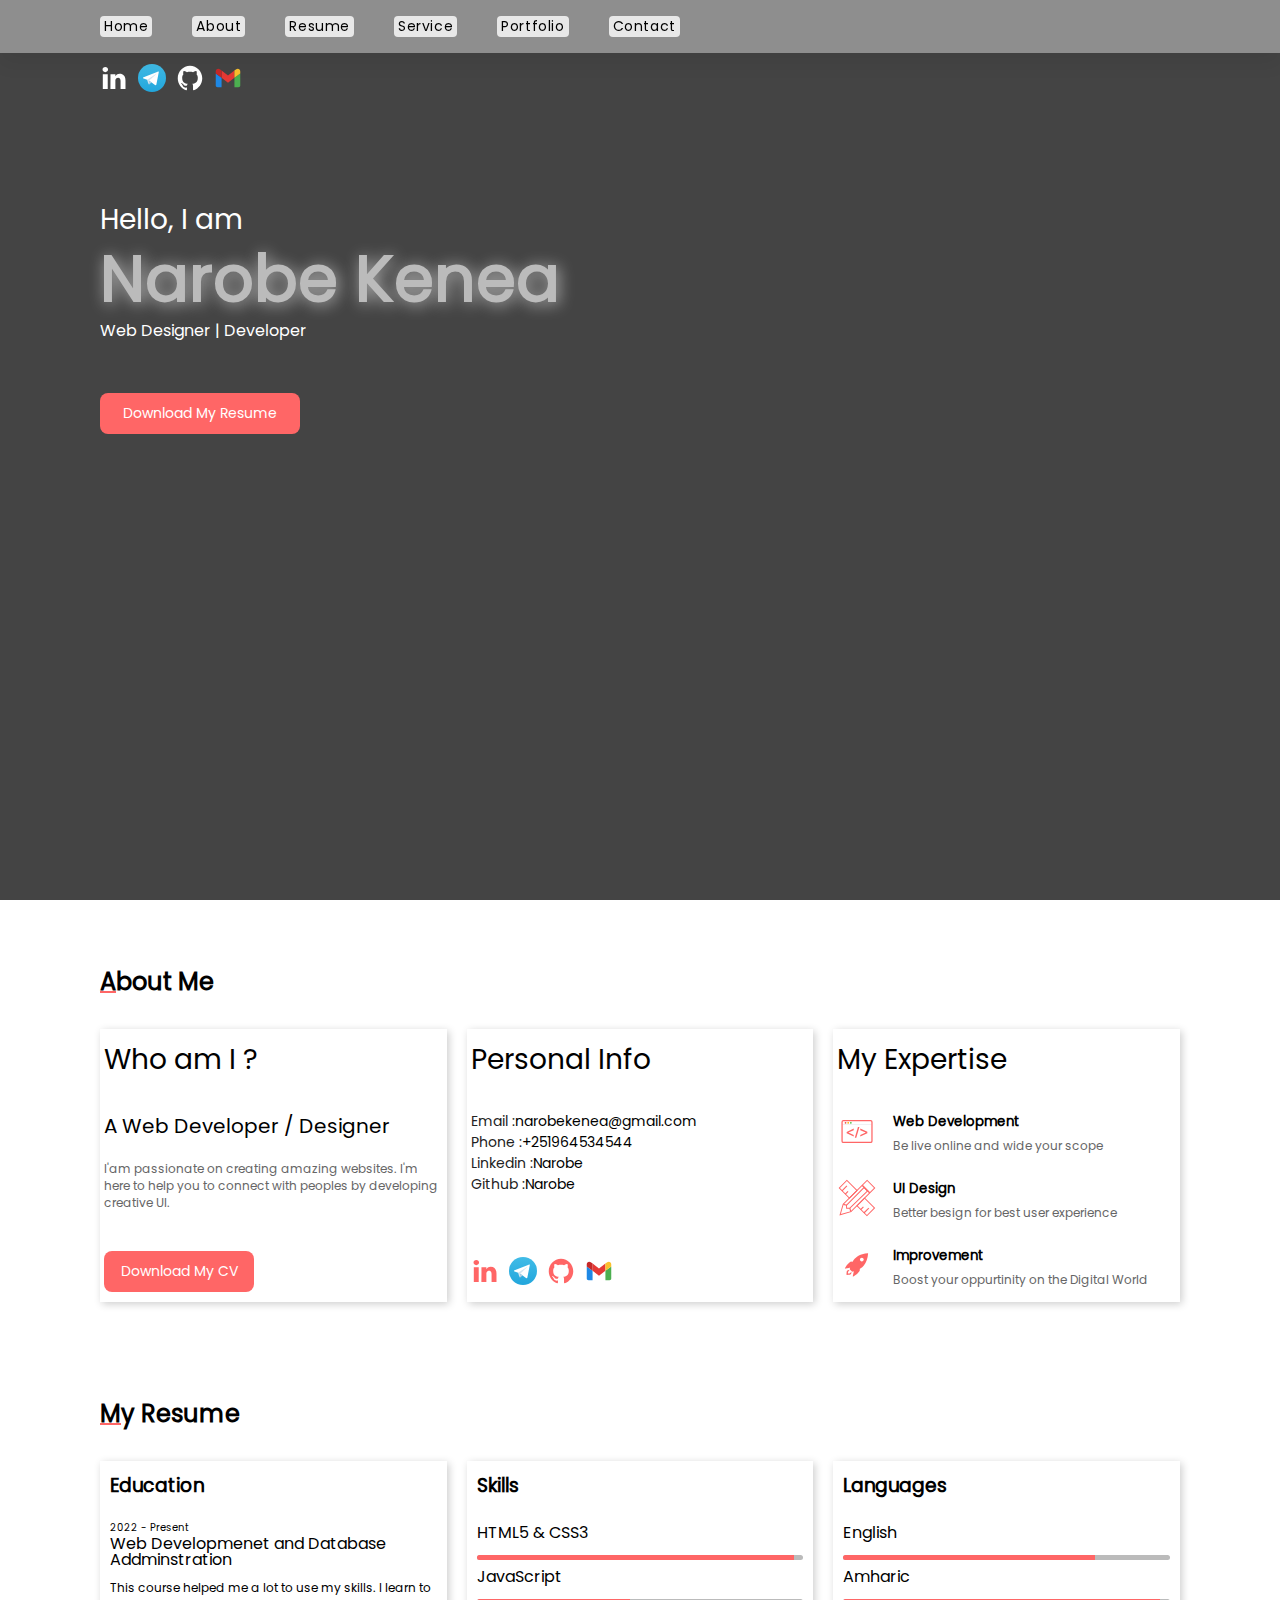
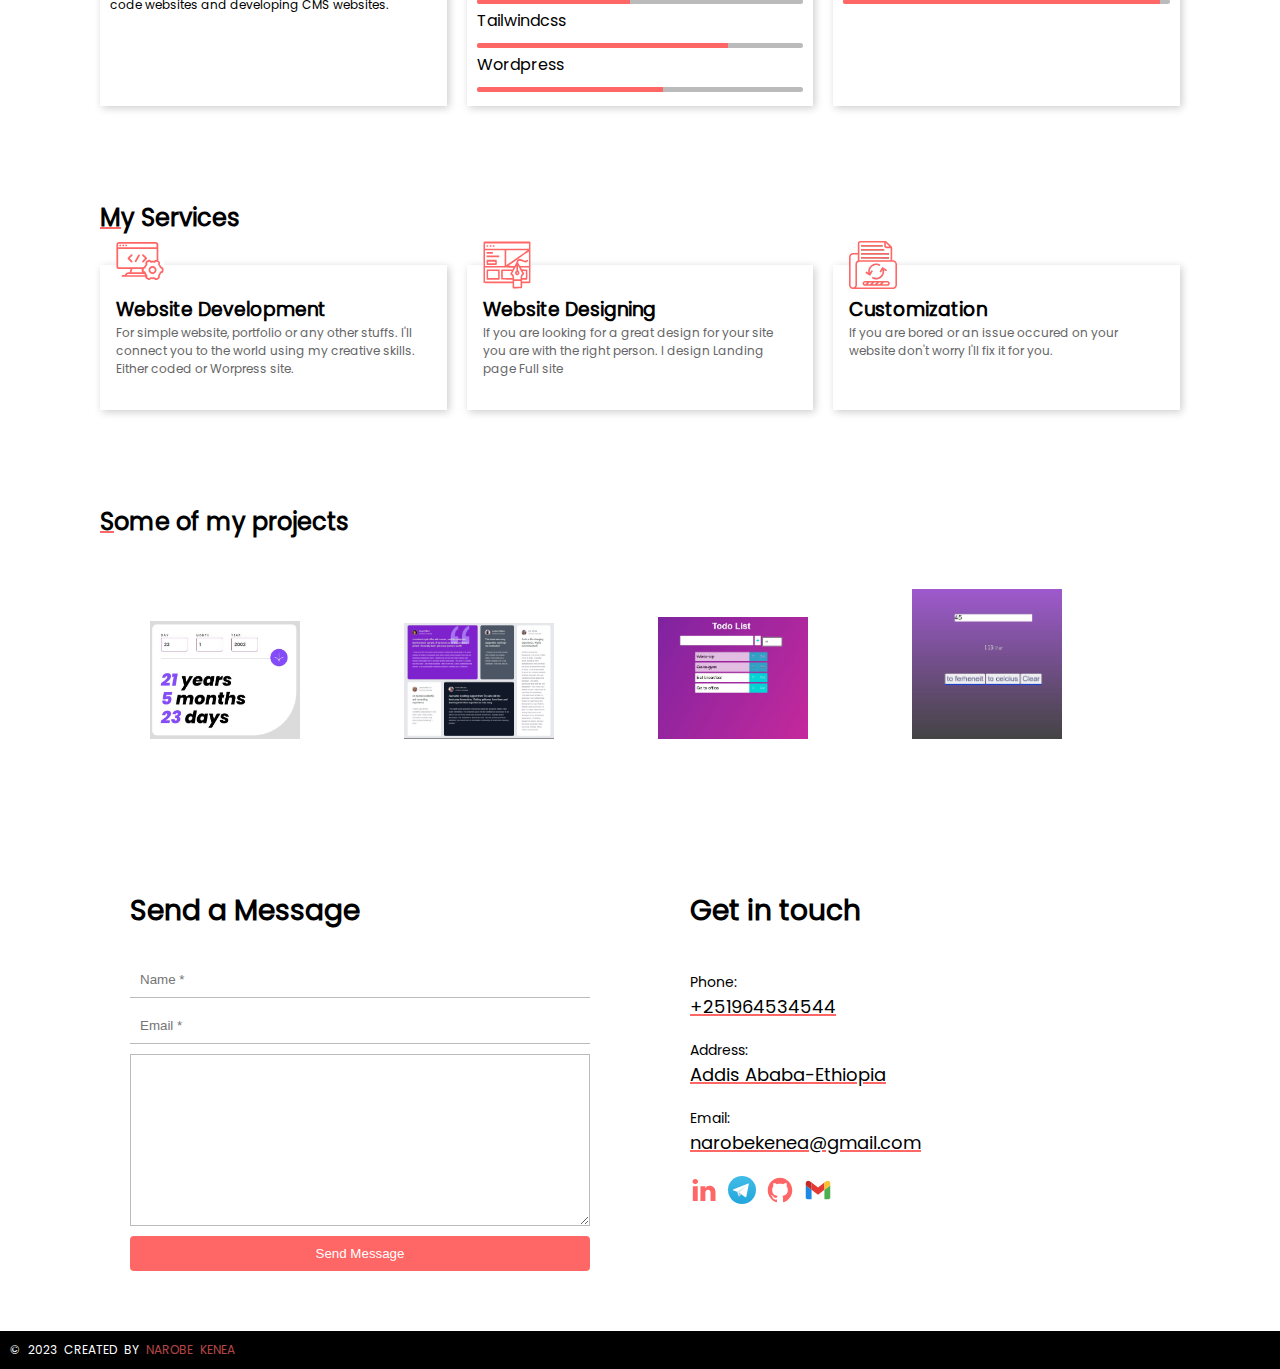
<file: index.html>
<!DOCTYPE html>
<html lang="en">

<head>
  <meta charset="UTF-8">
  <meta http-equiv="X-UA-Compatible" content="IE=edge">
  <meta name="viewport" content="width=device-width, initial-scale=1.0">
  <meta name="author" content="Narobe Kenea">
  <link rel="stylesheet" href="./css/style.css">
  <title>Narobe's Portfolio</title>
</head>

<body>
  <div class="burger">
    <svg class="menu-icon" xmlns="http://www.w3.org/2000/svg" viewBox="0 0 10 10" stroke="#000" stroke-width=".6"
      fill="rgba(0,0,0,0)" stroke-linecap="round">
      <path d="M2,3L5,3L8,3M2,5L8,5M2,7L5,7L8,7">
        <animate dur="0.2s" attributeName="d" values="M2,3L5,3L8,3M2,5L8,5M2,7L5,7L8,7;M3,3L5,5L7,3M5,5L5,5M3,7L5,5L7,7"
          fill="freeze" begin="start.begin" />
        <animate dur="0.2s" attributeName="d" values="M3,3L5,5L7,3M5,5L5,5M3,7L5,5L7,7;M2,3L5,3L8,3M2,5L8,5M2,7L5,7L8,7"
          fill="freeze" begin="reverse.begin" />
      </path>
      <rect width="10" height="10" stroke="none">
        <animate dur="2s" id="reverse" attributeName="width" begin="click" />
      </rect>
      <rect width="10" height="10" stroke="none">
        <animate dur="0.001s" id="start" attributeName="width" values="10;0" fill="freeze" begin="click" />
        <animate dur="0.001s" attributeName="width" values="0;10" fill="freeze" begin="reverse.begin" />
      </rect>
    </svg>
    </svg>
  </div>
  <nav>
    <ul>
      <li><a href="#home">Home</a></li>
      <li><a href="#about">About</a></li>
      <li><a href="#resume">Resume</a></li>
      <!-- <div class="logo">
      <p><span class="name">Narobe Kenea</span><br><span class="proffession">Web Designer | Developer</span></p>
    </div> -->
      <li><a href="#service">Service</a></li>
      <li><a href="#portfolio">Portfolio</a></li>
      <li><a href="#contact">Contact</a></li>
    </ul>
  </nav>
  <section class="home" id="home">
    <div class="socials">
      <div class="linkdein">
        <a href="https://www.linkedin.com/in/narobekenea">
          <img src="./icons/linkedin_icon_white.svg" alt="">
        </a>
      </div>
      <div class="telegram"><a href="https://t.me/Sylenthique">
          <img src="./icons/telegram_logo.svg" alt="">
        </a>
      </div>
      <div class="github">
        <a href="https://github.com/narobe">
          <img src="./icons/github_icon_white.svg" alt="">
        </a>
      </div>
      <div class="google">
        <a href="mailto:narobekenea@gmail.com">
          <img src="./icons/Gmail.svg" alt="">
        </a>
      </div>

    </div>
    <div class="description">
      <span class="hello">Hello, I am</span>
      <h1>Narobe Kenea</h1>
      <span class="proffession">Web Designer | Developer</span>
      <a href="Narobe's Resume.pdf" download>Download My Resume</a>
    </div>
  </section>
  <section class="about" id="about">
    <h2>About Me</h2>
    <div class="container col">
      <div class="box">
        <h3>Who am I ?</h3>
        <p class="title">A Web Developer / Designer</p>
        <span class="small--gray--text">I'am passionate on creating amazing websites.
          I'm here to help you to connect with peoples by developing creative UI.</span>
        <a class="download" href="Narobe's Resume.pdf" download>Download My CV</a>
      </div>
      <div class="box">
        <h3>Personal Info</h3>
        <ul>
          <li><span>Email : </span><a href="mailto:narobekenea@gmail.com">narobekenea@gmail.com</a></li>
          <li><span>Phone : </span><a href="tel:+251964534544">+251964534544</a></li>
          <li><span>Linkedin : </span><a class="gray" href="https://linkedin.com/narobekenea">Narobe</a></li>
          <li><span>Github : </span><a class="gray" href="https://github.com/narobe">Narobe</a></li>
        </ul>
        <div class="socials">
          <div class="linkdein">
            <a href="https://www.linkedin.com/in/narobekenea">
              <img src="./icons/linkedin_icon.svg" alt="">
            </a>
          </div>
          <div class="telegram"><a href="https://t.me/Sylenthique">
              <img src="./icons/telegram_logo.svg" alt="">
            </a>
          </div>
          <div class="github">
            <a href="https://github.com/narobe">
              <img src="./icons/github_icon.svg" alt="">
            </a>
          </div>
          <div class="google">
            <a href="mailto:narobekenea@gmail.com">
              <img src="./icons/Gmail.svg" alt="">
            </a>
          </div>

        </div>
      </div>
      <div class="box">
        <h3>My Expertise</h3>
        <div class="sub-container">
          <div class="icon"><img src="./icons/html tag.svg" alt=""></div>
          <div>
            <h5>Web Development</h5>
            <span class="small--gray--text">Be live online and wide your scope</span>
          </div>
        </div>
        <div class="sub-container">
          <div class="icon"><img src="./icons/ui design.svg" alt=""></div>
          <div>
            <h5>
              UI Design</h5>
            <span class="small--gray--text">Better besign for best user experience</span>
          </div>
        </div>
        <div class="sub-container">
          <div class="icon"><img src="./icons/boost.svg" alt=""></div>
          <div>
            <h5>Improvement </h5>
            <span class="small--gray--text"> Boost your oppurtinity on the Digital World</span>
          </div>
        </div>
      </div>
    </div>
  </section>
  <section class="resume" id="resume">
    <h2>My Resume</h2>
    <div class="box col">
      <div class="box-child">
        <h3>Education</h3>
        <h4>2022 - Present </h4>
        <p>Web Developmenet and Database Addminstration </p>
        <span class="small--gray--text">This course helped me a lot to use my skills.
          I learn to code websites and developing CMS websites.</span>
      </div>
      <div class="box-child">
        <h3>Skills</h3>
        <div class="body">
          <div class="name">HTML5 & CSS3</div>
          <div class="progress">
            <div class="progress-bar" style="width: 97%;">
            </div>
          </div>
        </div>
        <div class="body">
          <div class="name">JavaScript</div>
          <div class="progress">
            <div class="progress-bar" style="width: 47%;">
            </div>
          </div>
        </div>
        <div class="body">
          <div class="name">Tailwindcss</div>
          <div class="progress">
            <div class="progress-bar" style="width: 77%;">
            </div>
          </div>
        </div>
        <div class="body">
          <div class="name">Wordpress</div>
          <div class="progress">
            <div class="progress-bar" style="width: 57%;">
            </div>
          </div>
        </div>
      </div>
      <div class="box-child">
        <h3>Languages</h3>
        <div class="body">
          <div class="name">English</div>
          <div class="progress">
            <div class="progress-bar" style="width: 77%;">
            </div>
          </div>
        </div>
        <div class="body">
          <div class="name">Amharic</div>
          <div class="progress">
            <div class="progress-bar" style="width: 97%;">
            </div>
          </div>
        </div>
      </div>
    </div>
  </section>
  <section class="service" id="service">
    <h2>My Services</h2>
    <div class="services col">
      <div class="box">
        <div class="icon"><img src="./icons/development_programming_web_icon.svg" alt=""></div>
        <h3>Website Development</h3>
        <span class="small--gray--text">For simple website, portfolio or any other stuffs. I'll connect you to the world
          using my creative skills.
          Either coded or Worpress site.</span>
      </div>
      <div class="box">
        <div class="icon"><img src="./icons/ui-ux-design.svg" alt=""></div>
        <h3>Website Designing</h3>
        <span class="small--gray--text">If you are looking for a great design for your site you are with the right
          person. I design Landing page
          Full site</span>
      </div>
      <div class="box">
        <div class="icon"><img src="./icons/progress_icon.svg" alt=""></div>
        <h3>Customization</h3>
        <span class="small--gray--text">If you are bored or an issue occured on your website don't worry I'll fix it for
          you. </span>
      </div>
    </div>
  </section>
  <section class="portfolio" id="portfolio">
    <h2>Some of my projects</h2>
    <div class="gallery">
      <a class="gallery--child gallery--child--1" href="./pages/age-calculator-app-main/age-caalc.html"><img
          src="./img/agecalculator.JPG" alt="">
      </a>
      <a class="gallery--child gallery--child--2" href="./pages/testimonial grid/index.html"><img
          src="./img/testimonialgrid.JPG" alt=""></a>
      <a class="gallery--child gallery--child--3" href="./pages/to-do list/todo.html"><img src="./img/todolist.JPG"
          alt=""></a>
      <a class="gallery--child gallery--child--4" href="./pages/celcius-converter/"><img
          src="./img/temptature converter.jpg" alt=""></a>
    </div>
  </section>
  <section class="contact col" id="contact">
    <form action="POST" netlify>
      <h3>Send a Message</h3>
      <input type="text" placeholder="Name *">
      <input type="email" placeholder="Email *">
      <textarea name="" id="" cols="30" rows="10"></textarea>
      <input type="submit" value="Send Message">
    </form>
    <div class="address">
      <h3>Get in touch</h3>
      <div class="phone">
        <div class="icon"></div>
        <div>Phone: <br> <span><a href="tel:+251964534544">+251964534544</a></span></div>
      </div>
      <div class="phone">
        <div class="icon"></div>
        <div>Address: <br><span>Addis Ababa-Ethiopia</span></div>
      </div>
      <div class="phone">
        <div class="icon"></div>
        <div>Email: <br> <span><a href="mailto:narobekenea@gmail.com">narobekenea@gmail.com</a></span></div>
      </div>
      <div class="socials">
        <div class="linkdein">
          <a href="https://www.linkedin.com/in/narobekenea">
            <img src="./icons/linkedin_icon.svg" alt="">
          </a>
        </div>
        <div class="telegram"><a href="https://t.me/Sylenthique">
            <img src="./icons/telegram_logo.svg" alt="">
          </a>
        </div>
        <div class="github">
          <a href="https://github.com/narobe">
            <img src="./icons/github_icon.svg" alt="">
          </a>
        </div>
        <div class="google">
          <a href="mailto:narobekenea@gmail.com">
            <img src="./icons/Gmail.svg" alt="">
          </a>
        </div>

      </div>
    </div>
  </section>
  <footer>
    &copy; 2023 CREATED BY <a href="mailto:narobekenea@gmail.com">NAROBE KENEA</a>
  </footer>

  <script src="./script/script.js"></script>
</body>

</html>
</file>
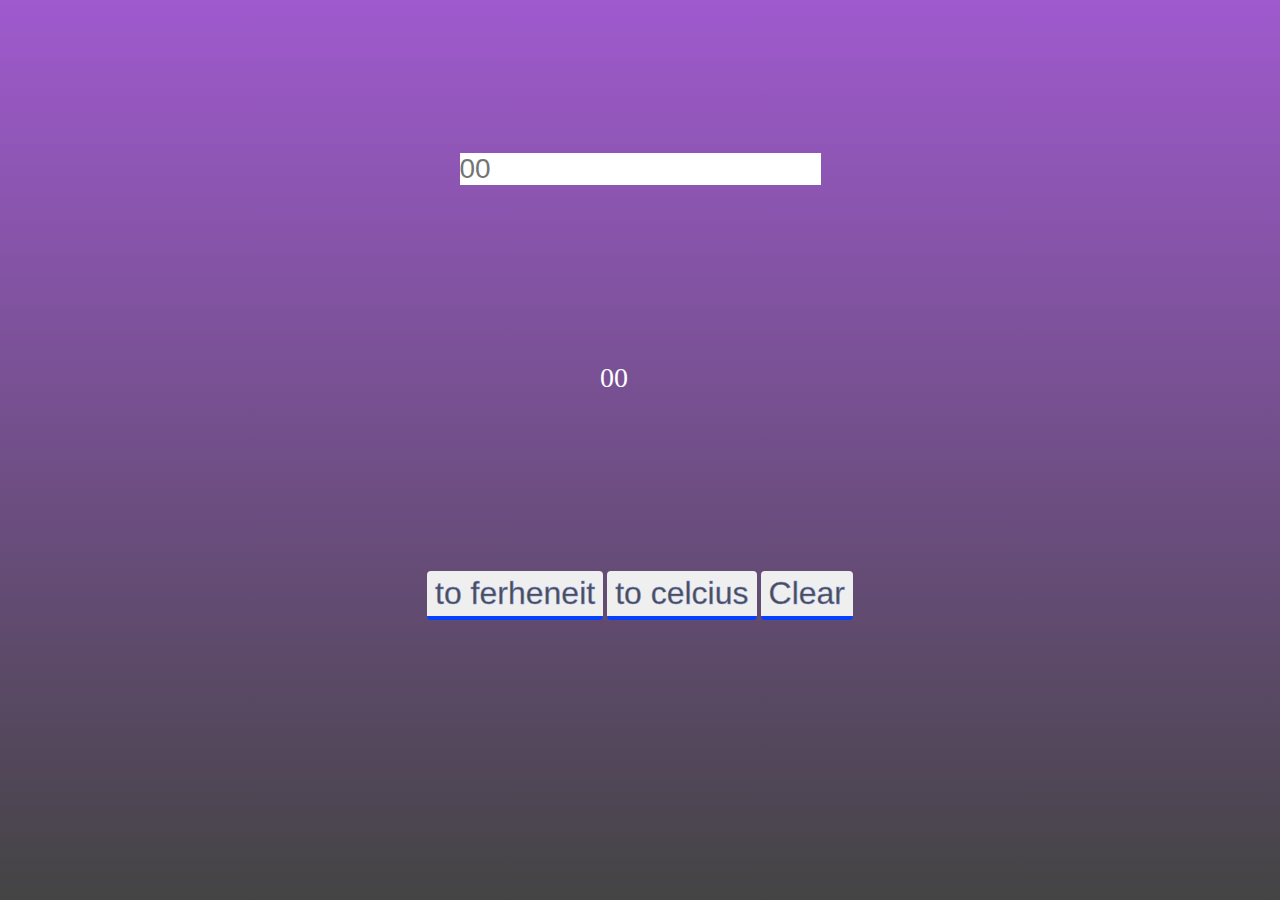
<file: pages/celcius-converter/index.html>
<!DOCTYPE html>
<html lang="en">

<head>
    <meta charset="UTF-8">
    <meta http-equiv="X-UA-Compatible" content="IE=edge">
    <meta name="viewport" content="width=device-width, initial-scale=1.0">
    <link rel="stylesheet" href="style.css">
    <script src="script.js" defer></script>
    <title>Document</title>
</head>

<body>

    <main>
        <div class="input-container">
            <input class="input" value="" placeholder="00" type="number">
            <button class="input-clear">clear</button>
        </div>
        <p class="prev-input"></p>
        <p class="output">00</p>

        <div class="calc-buttons">
            <button class="farheneit">to ferheneit</button>
            <button class="celcius">to celcius</button>
            <button class="clear">Clear</button>
        </div>
    </main>

</body>

</html>
</file>
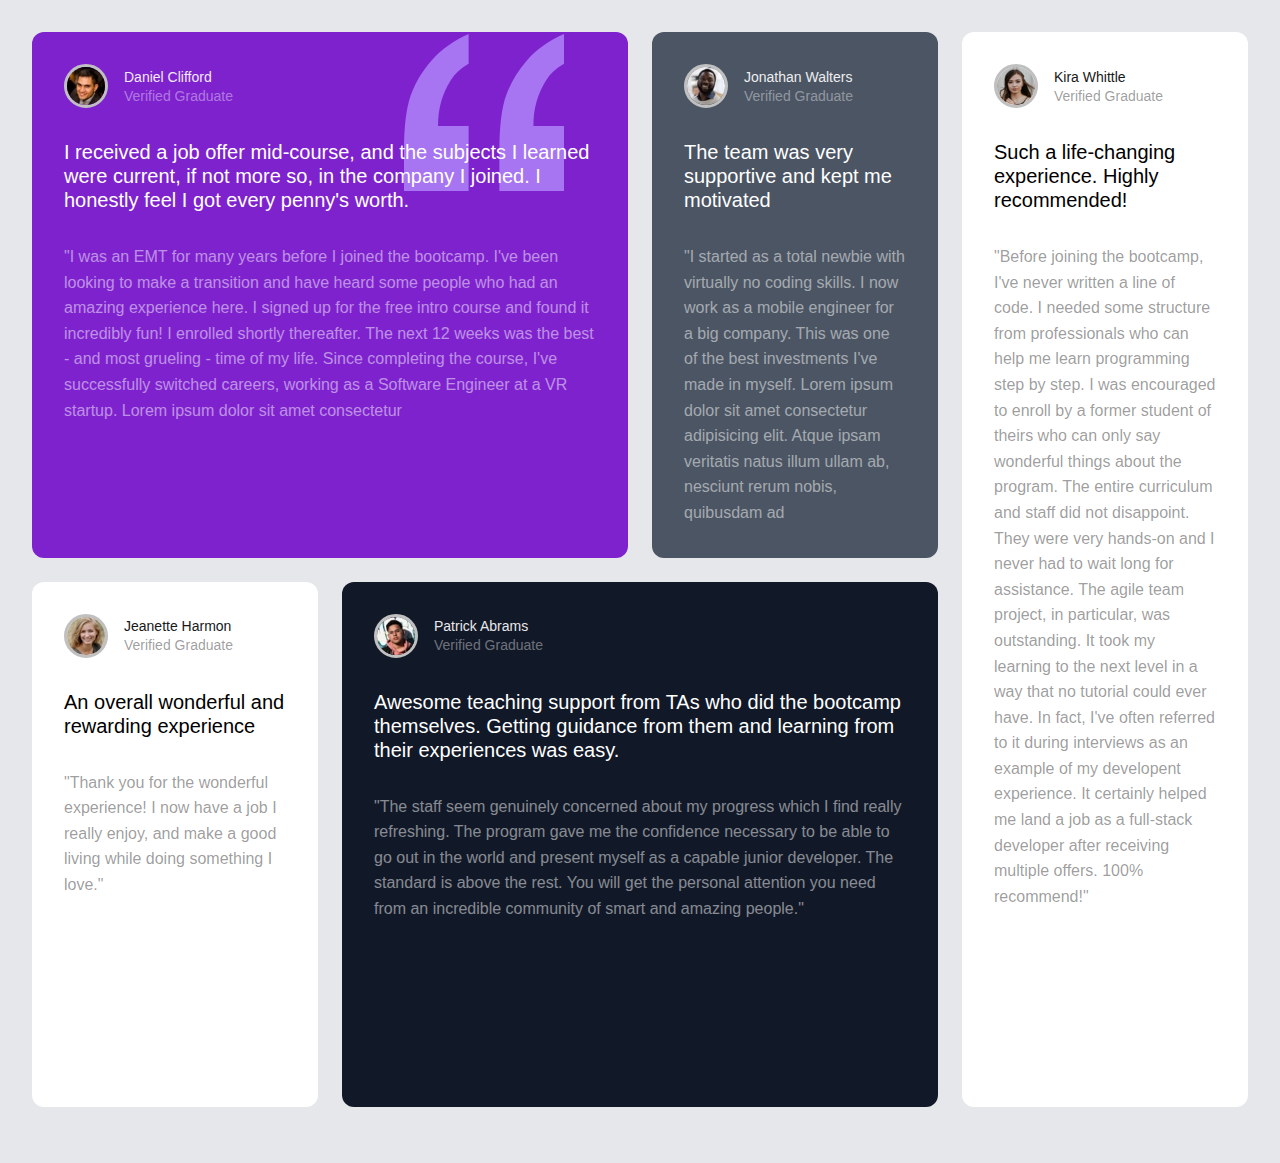
<file: pages/testimonial grid/index.html>
<!DOCTYPE html>
<html lang="en">

<head>
  <meta charset="UTF-8">
  <meta http-equiv="X-UA-Compatible" content="IE=edge">
  <meta name="viewport" content="width=device-width, ini<br>tial-scale=1.0"><br>
  <title>Document</title>
  <link rel="stylesheet" href="style.css">
</head>

<body>

</body>
<div class="container">
  <div class="grid--item purple--grid">
    <img class="bg--pattern" src="./images/bg-pattern-quotation.svg" alt="">
    <div class="profile">
      <img src="./images/image-daniel.jpg" alt="">
      <div class="profile--name">
        <span class="name">Daniel Clifford</span><br>
        <span class="title">Verified Graduate</span>
      </div>
    </div>
    <div class="highlight">
      <p>
        I received a job offer mid-course, and the subjects I learned were current, if not more so,
        in the company I joined. I honestly feel I got every penny's worth.
      </p>
    </div>
    <div class="detail">
      <p>"I was an EMT for many years before I joined the bootcamp. I've been looking to make a transition and have
        heard some people who had an amazing experience here. I signed up for the free intro course and found it
        incredibly fun! I enrolled shortly thereafter. The next 12 weeks was the best - and most grueling - time of my
        life. Since completing the course, I've successfully switched careers, working as a Software Engineer at a VR
        startup. Lorem ipsum dolor sit amet consectetur</p>
    </div>
  </div>
  <div class="grid--item gray--grid">
    <div class="profile">
      <img src="./images/image-jonathan.jpg" alt="">
      <div class="profile--name">
        <span class="name">Jonathan Walters</span>
        <br> <span class="title">Verified Graduate</span>
      </div>
    </div>
    <div class="highlight">
      <p>
        The team was very supportive and kept me motivated
      </p>
    </div>
    <div class="detail">
      <p>
        "I started as a total newbie with virtually no coding skills. I now work as a mobile engineer for a big company.
        This was one of the best investments I've made in myself. Lorem ipsum dolor sit amet consectetur adipisicing
        elit. Atque ipsam veritatis natus illum ullam ab, nesciunt rerum nobis, quibusdam ad
      </p>
    </div>
  </div>
  <div class="grid--item white--grid third--grid">
    <div class="profile">
      <img src="./images/image-jeanette.jpg" alt="">
      <div class="profile--name">
        <span class="name">Jeanette Harmon</span>
        <br> <span class="title">Verified Graduate</span>
      </div>
    </div>
    <div class="highlight">
      <p>
        An overall wonderful and rewarding experience
      </p>
    </div>
    <div class="detail">
      <p>
        "Thank you for the wonderful experience! I now have a job I really enjoy, and make a good living while doing
        something I love."
      </p>
    </div>
  </div>
  <div class="grid--item black--grid">
    <div class="profile">
      <img src="./images/image-patrick.jpg" alt="">
      <div class="profile--name">
        <span class="name">Patrick Abrams</span>
        <br> <span class="title">Verified Graduate</span>
      </div>
    </div>
    <div class="highlight">
      <p>
        Awesome teaching support from TAs who did the bootcamp themselves. Getting guidance from them and learning
        from their experiences was easy.
      </p>
    </div>
    <div class="detail">
      <p>
        "The staff seem genuinely concerned about my progress which I find really refreshing. The program gave me
        the confidence necessary to be able to go out in the world and present myself as a capable junior developer.
        The standard is above the rest. You will get the personal attention you need from an incredible community of
        smart and amazing people."
      </p>
    </div>
  </div>
  <div class="grid--item white--grid last--grid">
    <div class="profile">
      <img src="./images/image-kira.jpg" alt="">
      <div class="profile--name">
        <span class="name">Kira Whittle</span>
        <br> <span class="title">Verified Graduate</span>
      </div>
    </div>
    <div class="highlight">
      <p>
        Such a life-changing experience. Highly recommended!
      </p>
    </div>
    <div class="detail">
      <p>
        "Before joining the bootcamp, I've never written a line of code. I needed some structure from professionals who
        can help me learn programming step by step. I was encouraged to enroll by a former student of theirs who can
        only say wonderful things about the program. The entire curriculum and staff did not disappoint. They were very
        hands-on and I never had to wait long for assistance. The agile team project, in particular, was outstanding. It
        took my learning to the next level in a way that no tutorial could ever have. In fact, I've often referred to it
        during interviews as an example of my developent experience. It certainly helped me land a job as a full-stack
        developer after receiving multiple offers. 100% recommend!"
      </p>
    </div>
  </div>

  </p>
</div>
</div>
</div>

</html>
</file>
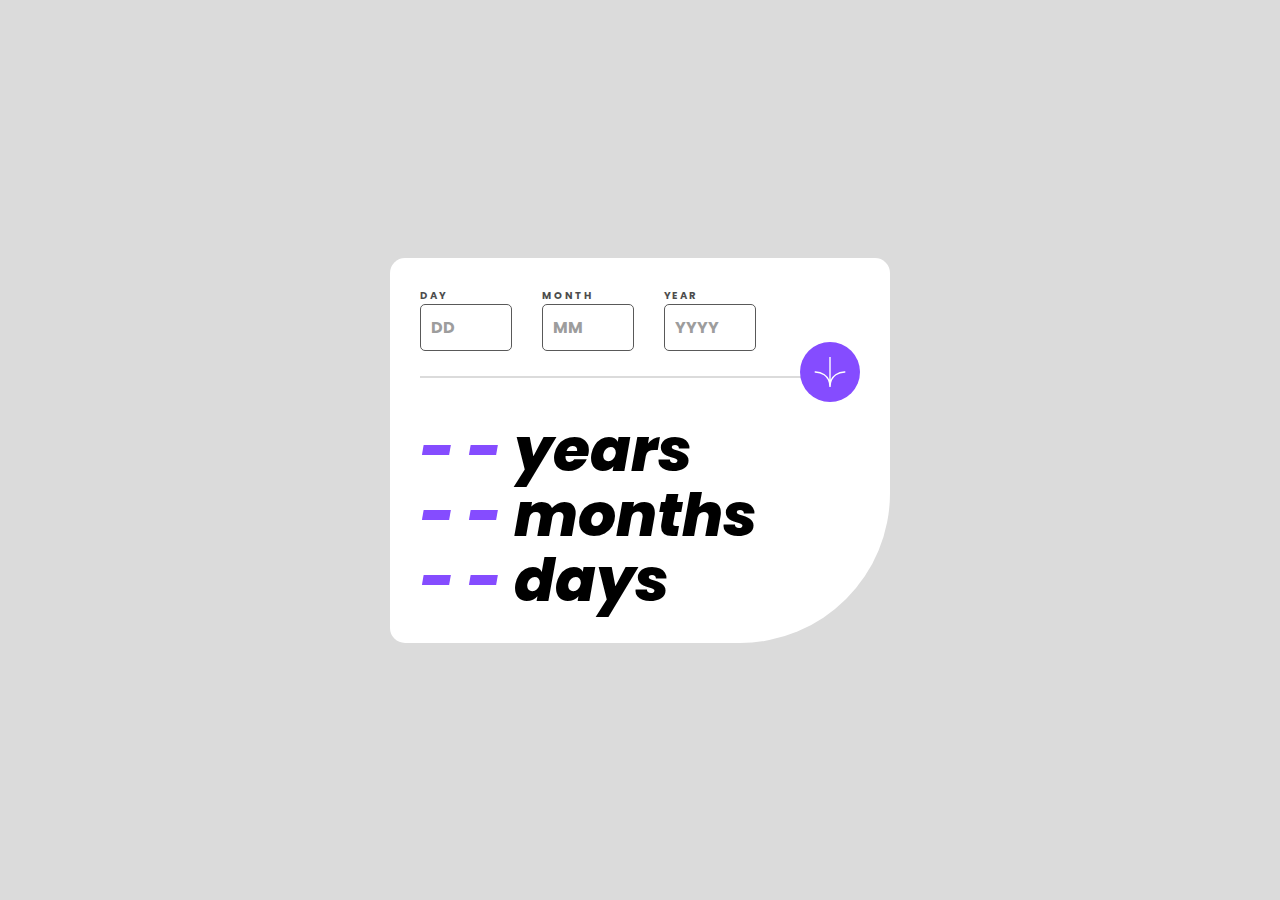
<file: pages/age-calculator-app-main/age-caalc.html>
<!DOCTYPE html>
<html lang="en">

<head>
  <meta charset="UTF-8">
  <meta name="viewport" content="width=device-width, initial-scale=1.0">
  <!-- displays site properly based on user's device -->

  <link rel="icon" type="image/png" sizes="32x32" href="./assets/images/favicon-32x32.png">
  <link rel="stylesheet" href="style.css">
  <script src="script.js" defer></script>
  <title>Frontend Mentor | Age calculator app</title>

  <!-- Feel free to remove these styles or customise in your own stylesheet 👍 -->
  <!-- <style>
    .attribution { font-size: 11px; text-align: center; }
    .attribution a { color: hsl(228, 45%, 44%); }
  </style> -->
</head>

<body>
  <main>
    <div class="data-input">
      <div class="each">
        <label id="day-label" for="day">DAY</label>
        <input class="day-input" placeholder="DD" name="day" type="number" required>
        <span class="required day-error"></span>
      </div>
      <div class="each">
        <label id="month-label" for="month">MONTH</label>
        <input class="month-input" placeholder="MM" name="month" type="number" required>
        <span class="required month-error"></span>
      </div>
      <div class="each">
        <label id="year-label" for="year">YEAR</label>
        <input class="year-input" placeholder="YYYY" name="year" type="number" required>
        <span class="required year-error"></span>
      </div>
    </div>
    <button class="btn" id="btn" type="submit">
      <img src="./assets/images/icon-arrow.svg">
    </button>
    <div class="data-output">
      <div class="year each"><span class="value">- - </span>years</div>
      <div class="month each"><span class="value">- - </span>months</div>
      <div class="day each"><span class="value">- - </span>days</div>
    </div>
  </main>

  <!-- <div class="attribution">
    Challenge by <a href="https://www.frontendmentor.io?ref=challenge" target="_blank">Frontend Mentor</a>. 
    Coded by <a href="#">Your Name Here</a>.
  </div> -->
</body>

</html>
</file>
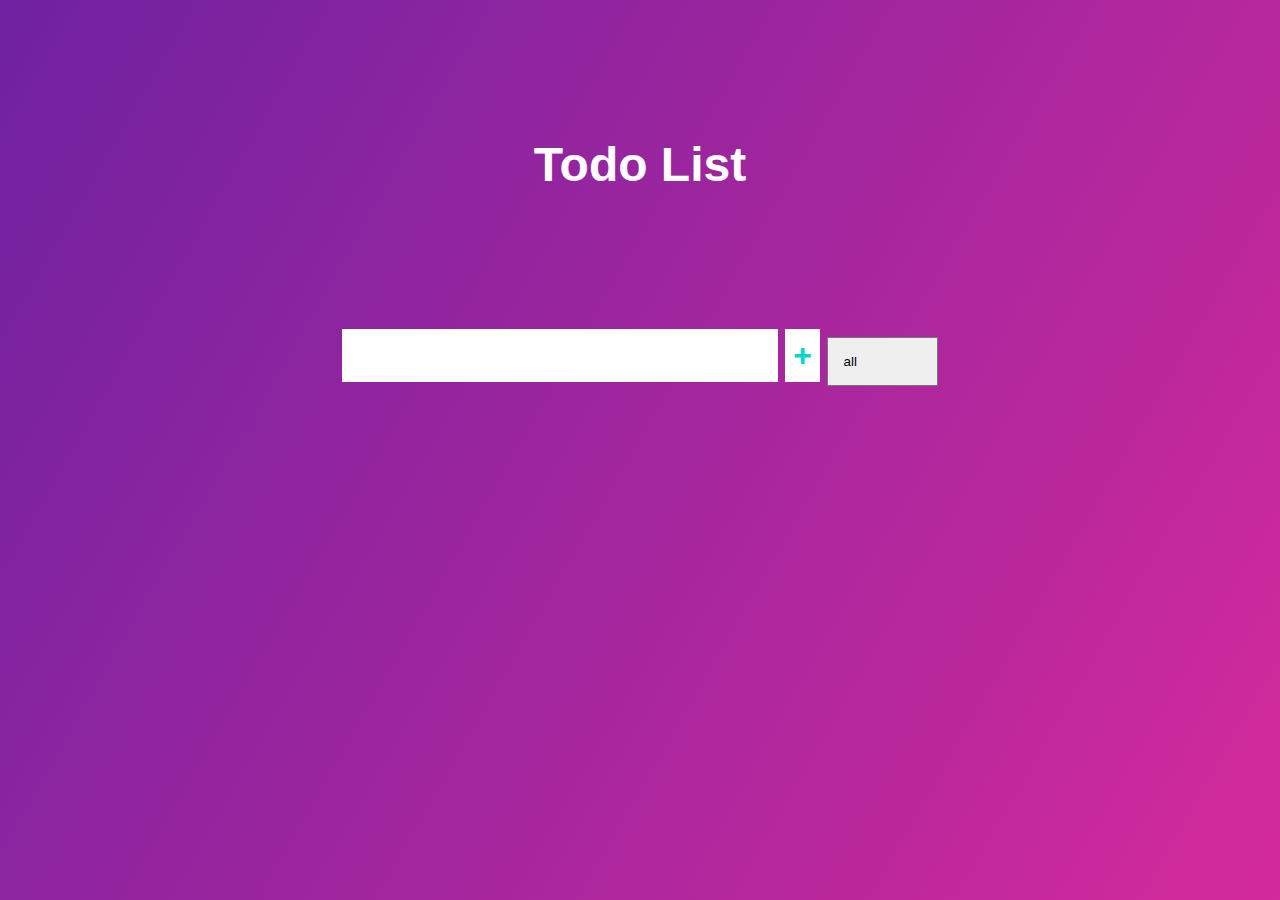
<file: pages/to-do list/todo.html>
<!DOCTYPE html>
<html lang="en">
<head>
    <link rel="stylesheet" href="style.css">
    <meta charset="UTF-8">
    <meta http-equiv="X-UA-Compatible" content="IE=edge">
    <meta name="viewport" content="width=device-width, initial-scale=1.0">
    <title>Document</title>
</head>
<body>

    <header>
        <h1>Todo List</h1>
    </header>

    <form>
        <input type="text" class="todo-input">

        <button class="todo-button" type="submit">+</button>
        <div class="select">
            <select name="todos" class="filter-todo">
                <option value="all">all</option>
                <option value="completed">completed</option>
                <option value="uncompleted">uncompleted</option>
            </select>
        </div>

    </form>
    
    <div class="todo-container">
        <ul class="todo-list"></ul>
    </div>
    
    <script src="app.js"></script>
</body>
</html>
</file>
<file: css/style.css>
/* GENERAL */

* {
  margin: 0;
  padding: 0;
  box-sizing: border-box;
}

html {
  scroll-behavior: smooth;
}



@font-face {
  font-family: poppins;     
  src: url(../fonts/Poppins/Poppins-Regular.ttf);
}

.gray {
  color: #666666;
}

.lightgray {
  color: #bbbbbb;
}

body {
  font-family: 'poppins', sans-serif;
}

section {
  padding: 64px 100px 30px;
  height: auto;
}

h2 {
  margin-bottom: 30px;
}

h2::first-letter {
  text-decoration: underline 2px #ff6666;
}

span {
  display: inline-block;
}

.socials {
  display: flex;
  gap: 10px;
}

.socials img {
  width: 28px;
}

a:link,
a:visited {
  font-style: none;
  text-decoration: none;
  color: #000;
}

a:active,
a:hover {
  font-style: none;
  text-decoration: none;
  color: #ff6666;
}

/* NAVBAR */
nav {
  position: fixed;
  top: 0;
  box-shadow: 0 10px 20px #00000011;
  width: 100vw;
  background-color: rgba(255, 255, 255, 0.4);
  backdrop-filter: blur(24px);
  padding: 16px 100px;
  z-index: 5;
  display: flex;
  align-items: center;
  justify-content: space-between;
}

.burger {
  display: none;
  width: 40px;
  background-color: transparent;
}

nav ul {
  display: flex;
  gap: 40px;
  font-size: 14px;
  list-style: none;
}

nav ul li {
  background-color: rgba(255, 255, 255, 0.8);
  border-radius: 4px;
  letter-spacing: 0.6px;
  padding: 0 4px;
}

nav ul a:link,
nav ul a:visited {
  font-style: none;
  text-decoration: none;
  color: #000;
}

nav ul a:active,
nav ul a:hover {
  font-style: none;
  text-decoration: none;
  color: #ff6666;
}

nav .logo {
  text-align: center;
}

nav .logo .proffession {
  font-size: 12px;
}

/* HOME */

.home {
  background-color: #444444;
  color: #ffffff;
  height: 100vh;
  display: flex;
  flex-direction: column;
  gap: 100px;
}

.description {
  display: flex;
  flex-direction: column;
  gap: 10px;
}

.description .hello {
  font-size: 28px;
}

.description h1 {
  font-size: 64px;
  color: #bbbbbb;
  text-shadow: 2px 2px 16px #ffffff99;
  margin: -20px 0 -18px;
}

.description a {
  color: #ffffff;
  padding: 10px;
  font-size: 14px;
  text-align: center;
  border-radius: 8px;
  margin-top: 40px;
  background-color: #ff6666;
  width: 200px;
}

/* ABOUT */

.about .container {
  display: flex;
  gap: 20px;
}

.about .box {
  padding: 10px 4px;
  box-shadow: 2px 2px 8px rgba(0, 0, 0, 0.2);
  flex: 1 1 0;
  font-size: 16px;
  display: flex;
  gap: 20px;
  flex-direction: column;
}

.about .box .sub-container {
  display: flex;
  align-items: center;
}

.about .box .icon img {
  width: 40px;
  margin-right: 16px;
}

.about .download {
  color: #ffffff;
  font-size: 14px;
  text-align: center;
  padding: 10px;
  margin-top: auto;
  border-radius: 8px;
  background-color: #ff6666;
  width: 150px;
}

.about ul {
  list-style: none;
}

.about h3 {
  font-size: 28px;
  font-weight: 500;
  margin-bottom: 10px;
}

.about .box:nth-child(1) span {
  font-size: 12px;
  line-height: 1.4;
  color: #666666;
}

.about .box:nth-child(2) ul li {
  font-size: 14px;
  color: #666666;
}

.about .box:nth-child(2) ul li span {
  font-size: 14px;
  color: #222222;
}

.about .box:nth-child(3) div div span {
  font-size: 12px;
  line-height: 1.4;
  color: #666666;
}

.about .socials {
  margin-top: auto;
}



.about .title {
  font-size: 20px;
}

/* Resume */


.resume .box {
  display: flex;
  gap: 20px;
}

.resume h4 {
  font-size: 10px;
  font-weight: 100;
}

.resume .box-child p {
  line-height: 1;
  margin-bottom: 12px;
}

.resume .box-child {
  box-shadow: 2px 2px 8px rgba(0, 0, 0, 0.2);
  padding: 10px;
  flex: 1 1 0;
}

.resume .box-child h3 {
  margin-bottom: 20px;
}

.resume .box-child span {
  font-size: 12px;
  line-height: 1.4;
}

.resume .box-child .body {
  width: 100%;
}

.progress {
  width: 100%;
  height: 5px;
  border-radius: 10px;
  margin: 10px 0 4px;
  background-color: #bbbbbb;

}

.progress-bar {
  height: 100%;
  border-radius: 10px 0 0 10px;
  background-color: #ff6666;
}

/* SERVICE */
.service .services {
  display: flex;
  gap: 20px;
}

.services .box {
  padding: 30px 16px;
  position: relative;
  box-shadow: 2px 2px 8px rgba(0, 0, 0, 0.2);

  flex: 1 1 0;
}

.service img {
  width: 48px;
  background: #ffffff;
  position: absolute;
  top: -24px;
}

.service span {
  font-size: 12px;
  color: #666666;
}

/* PORTFOLIO */


.galery {
  display: grid;
  gap: 10px;
  grid-template-columns: 1fr 1fr;
  grid-template-rows: 1fr 1fr;
}

.gallery .galery--child {
  display: inline-block;
}

/* .galery--child--1 {
  grid-column: span 2;
} */

.gallery img {
  max-width: 150px;
  margin: 20px 50px;
}

.gallery .galery--child {
  display: inline-block;
}

/* CONTACT */

.contact {
  display: flex;
  gap: 40px;
}


.contact h3 {
  font-size: 28px;
  margin-bottom: 20px;
}

.contact form {
  display: flex;
  flex-direction: column;
  gap: 10px;
  padding: 30px;
  flex: 1 1 0;
}

.contact form input {
  -webkit-appearance: none;
  appearance: none;
  padding: 10px;
  border: none;
  border-bottom: solid 1px #bbbbbb;
}

.contact form input[type=submit] {
  color: #ffffff;
  border: none;
  border-radius: 4px;
  background-color: #ff6666;
}

.contact form input:active,
.contact form input:focus-visible {
  border-bottom: solid 1px #ff6666;
  -webkit-appearance: none;
  appearance: none;
  outline: none;
}

.contact form textarea {
  -webkit-appearance: none;
  appearance: none;
  resize: vertical;
  padding: 10px;
  border: solid 1px #bbbbbb;
}

.contact form textarea:active,
.contact form textarea:focus-visible {
  border: solid 1px #ff6666;
  -webkit-appearance: none;
  appearance: none;
  outline: none;
}


.contact .address {
  padding: 30px;
  flex: 1 1 0;
  display: flex;
  flex-direction: column;
  gap: 20px;
}

.address .phone {
  font-size: 14px;
}

.address .phone span {
  font-size: 18px;
  text-decoration: underline 2px #ff6666;
}

/* FOOTER */

footer {
  background: #000;
  color: #fff;
  font-size: 12px;
  padding: 10px;
  word-spacing: 4px;
}

footer a:link,
footer a:visited {
  color: #ff6666;
  opacity: 0.7;
}

footer a:hover {
  color: #ff6666;
  opacity: 1;
}

@media screen and (max-width:764px) {
  .home {
    padding: 10px;
  }

  .service .services {
    display: flex;
    gap: 60px;
}

  .col {
    flex-direction: column;
  }

  section {
    padding: 10px;
  }

  .burger {
    display: block;
    width: 100vw;
    background-color: #ffffff66;
    backdrop-filter: blur(24px);
    position: sticky;
    top: 0;
    z-index: 7;
  }

  .burger svg {
    width: 40px;
    margin: 0 20px;
  }

  nav {
    flex-direction: row;
    top: 46px;
    padding: 0 24px;
    z-index: 1;
  }

  nav ul {
    display: none;
    font-size: 12px;
    gap: 10px;
    font-size: 14px;
    list-style: none;
  }

  .logo {
    position: absolute;
    font-size: 16px;
    top: 0;
    right: 0;
  }

  .description h1 {
    font-size: 44px;
  }

  .description {
    display: flex;
    flex-direction: column;
    gap: 10px;
  }

  .description .hello {
    font-size: 22px;
  }

  .ulres {
    display: flex;
    flex-direction: column;
  }
}
</file>
<file: pages/celcius-converter/style.css>
* {
    margin: 0;
    padding: 0;
    box-sizing: border-box;
}

main {
    width: 100vw;
    height: 100vh;
    padding-top: 4rem;
    display: flex;
    flex-direction: column;
    align-items: center;
    justify-content: space-around;
    background: linear-gradient(180deg, #9f5ace, #444444);
    color: #fff;
}

input {
    display: inline;
    -webkit-appearance: none;
    appearance: none;
    outline: none;
    border: none;
    min-width: 5rem;
    font-size: 28px;
}

.input-clear {
    display: none;
    border: none;
    color: #696969;
    font-size: 26px;
}

.output,
.prev-input {
    min-width: 5rem;
    font-size: 28px;
}

.output span {
    color: #c2c2c2;
    font-size: 24px;
}

.prev-input {
    margin: 0;
    color: rgba(204, 204, 204, 0.7);
    display: none;
}

button {
    border: none;
    padding: 4px 8px;
    border-bottom: 4px solid #0640ff;
    border-radius: 4px;
    color: #4d4d4d;
    -webkit-text-stroke: 0.4px;
    -webkit-text-stroke-color: #7994ee;
    font-size: 32px;
    margin-bottom: 12rem;
}

@media screen and (max-width:570px) {
    input {
        -webkit-appearance: none;
        appearance: none;
        max-width: 100vw;
        padding: 4px;
        font-size: 26px;
    }

    .input-container {
        display: flex;
        flex-direction: column;
        align-content: flex-end;

    }

    .input-clear {
        display: block;
        max-width: 100vw;
        border: none;
        border-radius: 0;
        color: #696969;
        font-size: 26px;
    }

    main {
        width: 100vw;
        max-height: 100vh;
        padding: 0;
        display: flex;
        flex-direction: column;
        align-items: center;
        justify-content: space-evenly;
    }

    .output,
    .prev-input {
        max-width: 100vh;
        font-size: 26px;
        padding: 4px;
        margin: 0;
    }

    .prev-input {
        color: rgba(204, 204, 204, 0.7);
        display: none;
    }

    button {
        display: block;
        width: 100%;
        border-bottom: 4px solid #003cff;
        border-radius: 4px;
        color: #616161;
        -webkit-text-stroke: 0.2px;
        -webkit-text-stroke-color: #000000;
        font-size: 24px;
        margin-bottom: 1rem;
    }
}
</file>
<file: pages/testimonial grid/style.css>
* {
  margin: 0;
  padding: 0;
  box-sizing: border-box;
}

body {
  font-family: sans-serif;
  background-color: rgb(229, 231, 235);
  display: flex;
  align-items: center;
  justify-content: center;
}

span {
  display: inline-block;
}

.container {
  margin: 8px;
  display: grid;
  gap: 24px;
}

.grid--item {
  position: relative;
  background: rgb(255, 255, 255);
  padding: 32px 32px;
  border-radius: 12px;
}

.profile {
  display: flex;
  align-items: center;
  margin-bottom: 32px;
  font-weight: 500;
}


.profile img {
  border-radius: 50%;
  width: 44px;
  margin-right: 16px;
  border: 3px solid rgb(192, 192, 192);
}

.bg--pattern {
  width: 128px;
  position: absolute;
  top: 2px;
  right: 32px;
  z-index: 2;
}

.name {
  opacity: 0.9;
  font-size: 14px;
  margin-bottom: 2px;
}

.title {
  font-size: 14px;
  color: rgba(255, 255, 255, 0.4);
}

.highlight {
  margin-bottom: 32px;
  font-size: 20px;
  line-height: 1.2;
}

.highlight p {
  position: relative;
  z-index: 4;
}

.detail {
  color: rgba(255, 255, 255, 0.5);
  line-height: 1.6;
}

.purple--grid {
  background-color: rgb(126, 34, 206);
  color: #fff;
}

.gray--grid {
  background-color: rgb(75, 85, 99);
  color: #ffffff;
}

.black--grid {
  background-color: rgb(17, 24, 39);
  color: #ffffff;
}

.white--grid {
  background-color: rgb(255, 255, 255);
}

.white--grid .title {
  color: rgba(0, 0, 0, 0.4);
}

.white--grid .detail {
  color: rgb(0, 0, 0, 0.4);
}

@media screen and (min-width:1300px) {
  .container {
    max-width: 80%;
  }
}

@media screen and (min-width:900px) {
  .container {
    margin: 32px;
    display: grid;
    grid-template-columns: repeat(4, minmax(0, 1fr));
    grid-template-rows: repeat(2, minmax(0, 1fr));
  }

  .bg--pattern {
    width: 160px;
    right: 64px;
  }

  .purple--grid {
    grid-column: span 2;
  }

  .black--grid {
    grid-column: span 2;
  }

  .third--grid {
    grid-row: 2/2;
  }

  .last--grid {
    grid-column: 4/-1;
    grid-row: 1/-1;
    /* grid-row-start: span 2;
    grid-row-end: span 2; */
  }
}
</file>
<file: pages/age-calculator-app-main/style.css>
@font-face {
  font-family: poppins;
  src: url(./assets/fonts/Poppins-Regular.ttf);
}

@font-face {
  font-family: poppinsbold;
  src: url(./assets/fonts/Poppins-Bold.ttf);
}

@font-face {
  font-family: poppinsextrabold;
  src: url(./assets/fonts/Poppins-ExtraBold.ttf);
}

@font-face {
  font-family: poppinsbolditalic;
  src: url(./assets/fonts/Poppins-BoldItalic.ttf);
}

@font-face {
  font-family: poppinsitalic;
  src: url(./assets/fonts/Poppins-Italic.ttf);
}

@font-face {
  font-family: poppinsextrabolditalic;
  src: url(./assets/fonts/Poppins-ExtraBoldItalic.ttf);
}

* {
  margin: 0;
  padding: 0;
}

:root {
  --Purple: hsl(259, 100%, 65%);
  --Light-red: hsl(0, 100%, 67%);
  --White: hsl(0, 0%, 100%);
  --Off-white: hsl(0, 0%, 94%);
  --Light-grey: hsl(0, 0%, 86%);
  --Smokey-grey: hsl(0, 1%, 44%);
  --Off-black: hsl(0, 0%, 8%);
}

body {
  font-family: poppins, sans-serif;
  display: flex;
  align-items: center;
  justify-content: center;
  min-height: 100vh;
  background-color: var(--Light-grey);
}

main {
  width: 440px;
  max-width: 100%;
  background-color: var(--White);
  padding: 30px;
  border-radius: 15px;
  border-bottom-right-radius: 150px;
  position: relative;
}

.data-input {
  display: flex;
  border-bottom-right-radius: 10px;
  border-bottom: 2px solid var(--Light-grey);
  font-size: 10px;
  padding-bottom: 25px;

}

.data-input .each {
  font-family: poppinsbold;
  opacity: 0.7;
  display: flex;
  flex-direction: column;
}

.each {
  margin-right: 30px;
}

.each label {
  letter-spacing: 2px;
}

.each input {
  font-family: poppinsbold;
  width: 70px;
  padding: 10px;
  font-size: 16px;
  font-weight: 700;
  border: 1px solid hsl(0, 0%, 8%);
  outline: none;
  border-radius: 5px;
}

.each .required {
  font-size: 9px;
  font-family: poppinsitalic;
  color: var(--Light-red);
}

.btn {
  cursor: pointer;
  border-radius: 50%;
  padding: 30px;
  border: none;
  background-color: var(--Purple);
  width: 50px;
  height: 50px;
  display: flex;
  align-items: center;
  justify-content: center;
  position: absolute;
  right: 30px;
  top: 22%;
}

.btn:hover {
  background-color: var(--Off-black);
}

.btn img {
  width: 35px;
  height: 30px;
}

.data-output {
  font-family: poppinsextrabolditalic;
  padding-top: 2.5rem;
  line-height: 65px;
  font-size: 60px;
}

.data-output .each .value {
  color: var(--Purple);
}

@media screen and (max-width : 540px) {
  main {
    width: 90%;
    max-width: 100%;
    border-radius: 15px 15px 120px 15px;
    background-color: var(--White);
    padding: 10px;
    padding-top: 15px;
    padding-bottom: 15px;
  }

  .each input {
    width: 90%;
    padding: 10px;
    font-size: 14px;
    font-weight: 700;
    border: 2px solid var(--Off-white);
    border-radius: 5px;
  }

  .each .required {
    word-wrap: nowrap;
    font-size: 7px;
  }

  .data-input {
    padding-bottom: 40px;
    border-radius: 0;
  }

  .btn {
    cursor: pointer;
    border-radius: 50%;
    border: none;
    background-color: var(--Purple);
    width: 50px;
    height: 50px;
    display: flex;
    align-items: center;
    justify-content: center;
    position: absolute;
    right: 45%;
    top: 28%;
  }

  .btn img {
    width: 25px;
  }

  .data-output {
    font-family: poppinsextrabolditalic;
    padding-top: 2.5rem;
    line-height: 50px;
    font-size: 48px;
  }
}
</file>
<file: pages/to-do list/style.css>
*{
    margin: 0;
    padding: 0;
    box-sizing: border-box;
}

body{
    background: linear-gradient(120deg, #6f22a1, #d42a9b);
    color: white;
    font-family: sans-serif;
    min-height: 100vh;
    display: flex;
    flex-direction: column;
    align-items: center;
    justify-content: space-evenly;
    padding-bottom: 15rem;
}

button{
    border: none;
}

header, form {
    font-size: 1.5rem;
}

form button {
    font-size: x-small;
    border: none;
    background: white;
}

form button {
    color: #00d6d6;
    font-weight: 700;
    cursor: pointer;
    transition: all 300ms ease;
}

form button:hover{
    background: #00e0e0;
    color: white;
}

form input, form button {
    padding: 0.5rem;
    font-size: 2rem;
    border: none;
    background: white;
}

.todo-container{
    display: flex;
    justify-content: center;
    align-items: center;
    
}

.todo-list{
    min-width: 26rem;
    list-style: none;
}

.todo{
    margin: 0.5rem;
    font-size: 1.5rem;
    list-style: none;
    display: flex;
    justify-content: space-between;
    align-items: center;
    color: black;
    background: white;
    transition: all 0.3s ease;
}
.todo li{
    flex: 1;
}

.todo-item{
    padding: 0.5rem;
}
.trash-btn,.complete-btn{
    background: #00d6d6;
    color: white;
    padding: 1rem;
    cursor: pointer;
    font-size: 1rem;
}
.trash-btn:hover, .complete-btn:hover{
    background: white;
    color: #00d6d6;
    border-left: 2px solid #00d6d6;
}

.completed{
    text-decoration: line-through;
    opacity: 0.7;
}
.fall{
    transition: all 0.7s ease-in-out;
    transform: translateY(8rem) rotateZ(30deg);
    transform-origin: center;
    opacity: 0;
}

.select{
    display: inline;
}
.filter-todo{
    -webkit-appearance: none;
    padding: 1rem;
}
</file>
